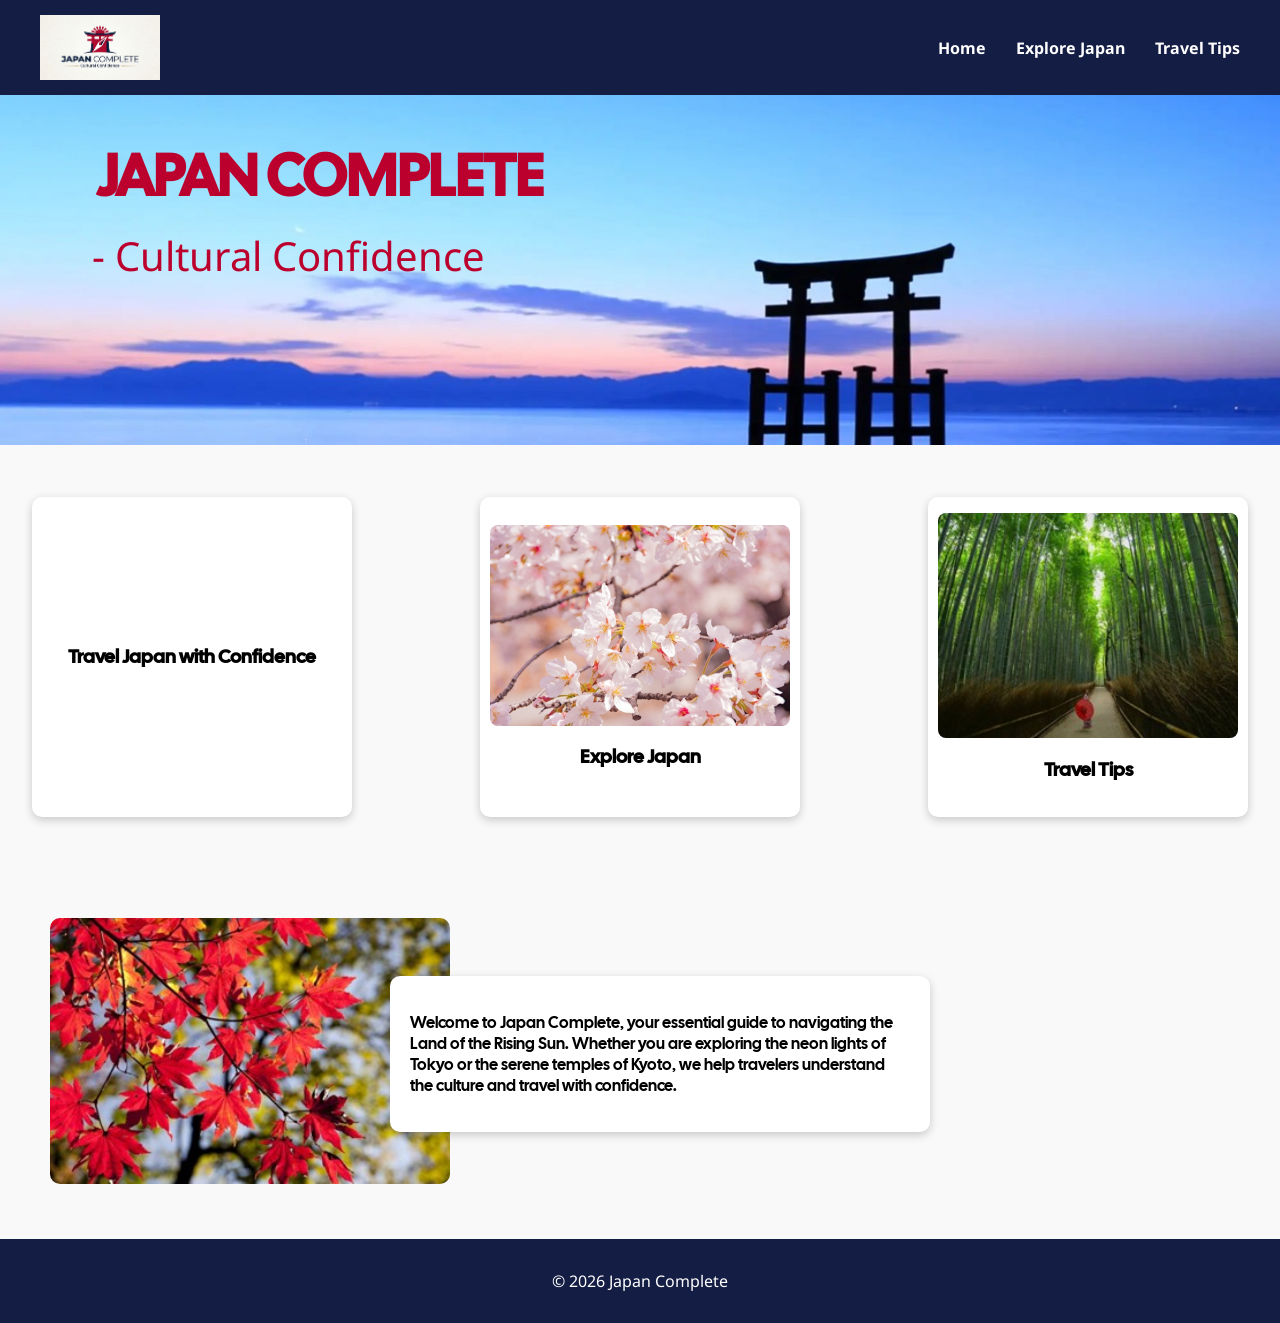
<file: index.html>
<!DOCTYPE html>
<html lang="en">
<head>
<meta charset="UTF-8">
<meta name="viewport" content="width=device-width, initial-scale=1.0">
<title>Japan Complete</title>
<link rel="stylesheet" href="styles/style_home.css">
</head>

<body>

<header>
    <img class="logo" src="image/logo.png" alt="Japan Complete Logo">

    <nav>
        <ul>
            <li><a href="index.html">Home</a></li>
            <li><a href="page1.html">Explore Japan</a></li>
            <li><a href="page2.html">Travel Tips</a></li>
        </ul>
    </nav>
</header>

<main>

<!-- hero -->
<section class="hero">
    <h1>JAPAN COMPLETE</h1>
    <p class="tagline">- Cultural Confidence </p>
</section>

<!-- feature cards -->
<section class="features">

<div class="card">
<h3>Travel Japan with Confidence</h3>
</div>

<div class="card">
<img src="image/img1.jpg" alt="Explore Japan">
<h3>Explore Japan</h3>
</div>

<div class="card">
<img src="image/img2.jpg" alt="Travel Tips">
<h3>Travel Tips</h3>
</div>

</section>

<!-- image and text section -->
<section class="info">

<div class="info-img">
<img src="image/img3.jpg" alt="Japan landscape">
</div>

<div class="info-text">
<p>
Welcome to Japan Complete, your essential guide to navigating the Land of the Rising Sun.
Whether you are exploring the neon lights of Tokyo or the serene temples of Kyoto,
we help travelers understand the culture and travel with confidence.
</p>
</div>

</section>

</main>

<footer>
<p>© 2026 Japan Complete</p>
</footer>

</body>
</html>
</file>
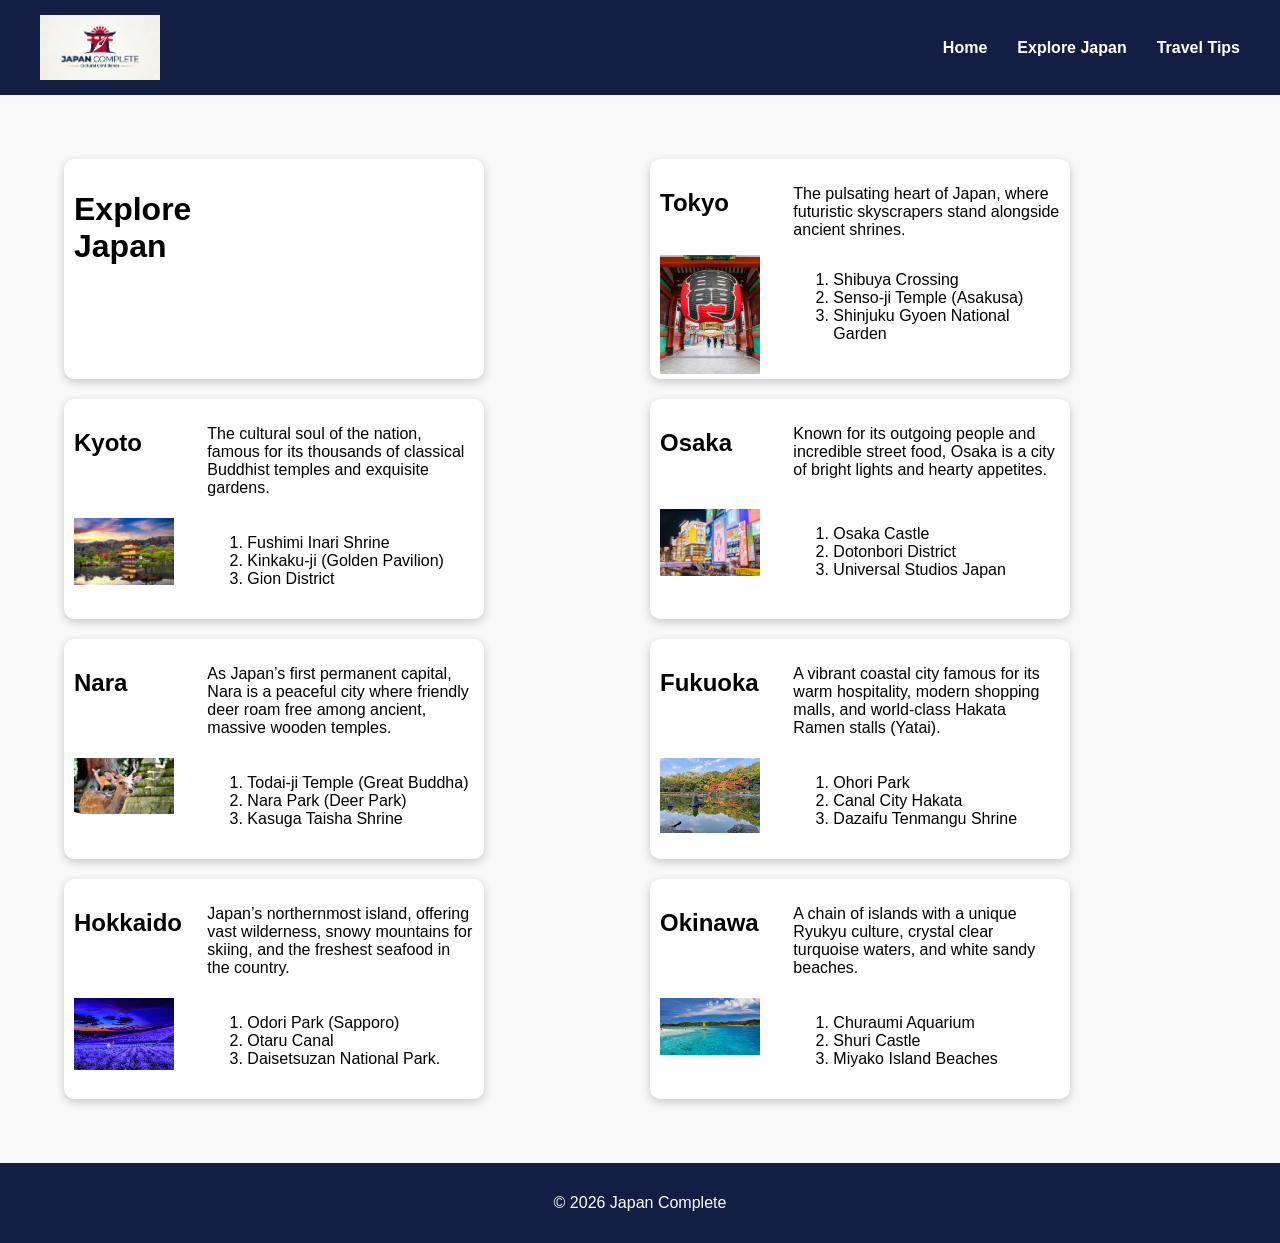
<file: page1.html>
<!DOCTYPE html>
<html lang="en">
<head>
<meta charset="UTF-8">
<meta name="viewport" content="width=device-width, initial-scale=1.0">
<title>Japan Complete</title>
<link rel="stylesheet" href="styles/style_page1.css">
</head>

<body>

<header>
    <img class="logo" src="image/logo.png" alt="Japan Complete Logo">

    <nav>
        <ul>
            <li><a href="index.html">Home</a></li>
            <li><a href="page1.html">Explore Japan</a></li>
            <li><a href="page2.html">Travel Tips</a></li>
        </ul>
    </nav>
</header>

<main>
<div class="card">
        <h1>Explore Japan</h1>
</div>

<div class="card">
    <h2>Tokyo</h2>
    <img src="image/lantern.jpg" width="100">
    <p>The pulsating heart of Japan, where futuristic skyscrapers stand alongside ancient shrines.</p>
    <ol>
        <li>Shibuya Crossing</li>
        <li>Senso-ji Temple (Asakusa)</li>
        <li>Shinjuku Gyoen National Garden</li>
    </ol>  
 </div>


 <div class="card">
    <h2>Kyoto</h2>
    <img src="image/kyotoimg.jpg" width="100">
    <p>The cultural soul of the nation, famous for its thousands of classical Buddhist temples and exquisite gardens.</p>
    <ol>
        <li>Fushimi Inari Shrine</li>
        <li>Kinkaku-ji (Golden Pavilion)</li>
        <li>Gion District</li>
    </ol>  
 </div>

<div class="card">
    <h2>Osaka</h2>
    <img src="image/osakaimg.jpg" width="100">
    <p>Known for its outgoing people and incredible street food, Osaka is a city of bright lights and hearty appetites.</p>
    <ol>
        <li>Osaka Castle</li>
        <li>Dotonbori District</li>
        <li>Universal Studios Japan</li>
    </ol>  
 </div>


 <div class="card">
    <h2>Nara</h2>
    <img src="image/naraimg.jpg" width="100">
    <p>As Japan’s first permanent capital, Nara is a peaceful city where friendly deer roam free among ancient, massive wooden temples.</p>
    <ol>
        <li>Todai-ji Temple (Great Buddha)</li>
        <li>Nara Park (Deer Park)</li>
        <li>Kasuga Taisha Shrine</li>
    </ol>  
 </div>


 <div class="card">
    <h2>Fukuoka</h2>
    <img src="image/fukuokaimg.jpg" width="100">
    <p>A vibrant coastal city famous for its warm hospitality, modern shopping malls, and world-class Hakata Ramen stalls (Yatai).</p>
    <ol>
        <li>Ohori Park</li>
        <li>Canal City Hakata</li>
        <li>Dazaifu Tenmangu Shrine</li>
    </ol>  
 </div>


 <div class="card">
    <h2>Hokkaido</h2>
    <img src="image/hokkaidoimg.png" width="100">
    <p>Japan’s northernmost island, offering vast wilderness, snowy mountains for skiing, and the freshest seafood in the country.</p>
    <ol>
        <li>Odori Park (Sapporo)</li>
        <li>Otaru Canal</li>
        <li>Daisetsuzan National Park.</li>
    </ol>  
 </div>


 <div class="card">
    <h2>Okinawa</h2>
    <img src="image/okinawaimg.jpg" width="100">
    <p>A chain of islands with a unique Ryukyu culture, crystal clear turquoise waters, and white sandy beaches.</p>
    <ol>
        <li>Churaumi Aquarium</li>
        <li>Shuri Castle</li>
        <li>Miyako Island Beaches</li>
    </ol>  
 </div>

</main>


<footer>
<p>© 2026 Japan Complete</p>
</footer>

</body>
</html>
</file>
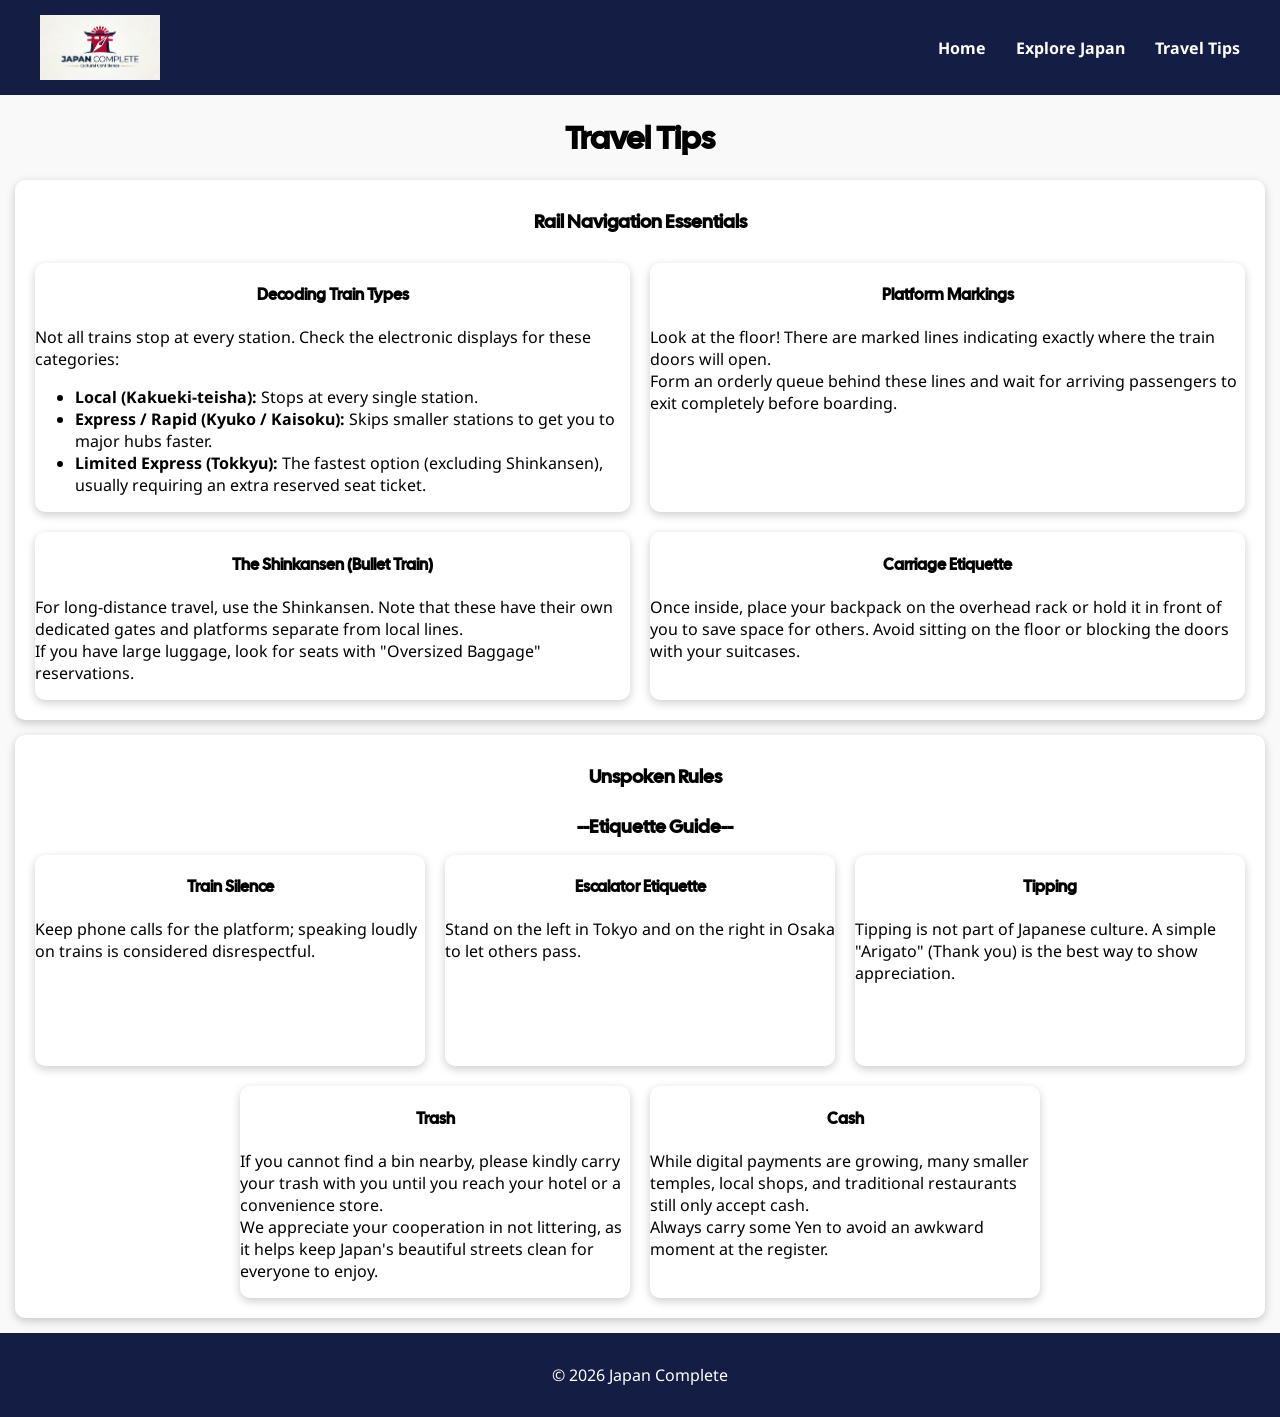
<file: page2.html>
<!DOCTYPE html>
<html lang="en">

<head>
    <meta charset="UTF-8">
    <meta name="viewport" content="width=device-width, initial-scale=1.0">
    <title>Travel Tips - Japan Complete</title>
    <link rel="stylesheet" href="styles/style_page2.css">
</head>

<body>
    <header>
        <img class="logo" src="image/logo.png" alt="Japan Complete Logo">

        <nav>
            <ul>
                <li><a href="/index.html">Home</a></li>
                <li><a href="/page1.html">Explore Japan</a></li>
                <li><a href="/page2.html">Travel Tips</a></li>
            </ul>
        </nav>
    </header>

    <main>
        <h1>Travel Tips</h1>
        <div class="card1">
            <h3 class="title1">Rail Navigation Essentials</h3>
            <div class="subcard">
                <h4>Decoding Train Types</h4>
                <div>
                    <p>
                        Not all trains stop at every station. Check the electronic displays for these categories:
                    </p>
                    <ul>
                        <li><b>Local (Kakueki-teisha):</b> Stops at every single station. </li>
                        <li><b>Express / Rapid (Kyuko / Kaisoku):</b> Skips smaller stations to get you to major hubs
                            faster.
                        </li>
                        <li><b>Limited Express (Tokkyu):</b> The fastest option (excluding Shinkansen), usually
                            requiring an
                            extra reserved seat ticket.</li>
                    </ul>
                </div>
            </div>
            <div class="subcard">
                <h4>Platform Markings</h4>
                <p>
                    Look at the floor! There are marked lines indicating exactly where the train doors will open.
                    <br>
                    Form an orderly queue behind these lines and wait for arriving passengers to exit completely before
                    boarding.
                </p>
            </div>
            <div class="subcard">
                <h4>The Shinkansen (Bullet Train)</h4>
                <p>
                    For long-distance travel, use the Shinkansen. Note that these have their own dedicated gates and
                    platforms separate from local lines.
                    <br>
                    If you have large luggage, look for seats with "Oversized Baggage" reservations.
                </p>
            </div>
            <div class="subcard">
                <h4>Carriage Etiquette</h4>
                <p>
                    Once inside, place your backpack on the overhead rack or hold it in front of you to save space for
                    others. Avoid sitting on the floor or blocking the doors with your suitcases.
                </p>
            </div>
        </div>
        <div class="card2">
            <h3 class="title2">Unspoken Rules</h3>
            <h3 class="subtitle2">--Etiquette Guide--</h3>
            <div class="subcard subcard1">
                <h4>Train Silence</h4>
                <p>
                    Keep phone calls for the platform; speaking loudly on trains is considered disrespectful.
                </p>
            </div>
            <div class="subcard subcard2">
                <h4>Escalator Etiquette</h4>
                <p>
                    Stand on the left in Tokyo and on the right in Osaka to let others pass.
                </p>
            </div>
            <div class="subcard subcard3">
                <h4>Tipping</h4>
                <p>
                    Tipping is not part of Japanese culture. A simple "Arigato" (Thank you) is the best way to show
                    appreciation.
                </p>
            </div>
            <div class="subcard subcard4">
                <h4>Trash</h4>
                <p>
                    If you cannot find a bin nearby, please kindly carry your trash with you until you reach your hotel or a
                    convenience store.
                    <br>
                    We appreciate your cooperation in not littering, as it helps keep Japan's beautiful streets clean for
                    everyone to enjoy.
                </p>
            </div>
            <div class="subcard subcard5">
                <h4>Cash</h4>
                <p>
                    While digital payments are growing, many smaller temples, local shops, and traditional restaurants still
                    only accept cash.
                <br>
                Always carry some Yen to avoid an awkward moment at the register.
            </p>
        </div>
    </main>

    <footer>
        <p>© 2026 Japan Complete</p>
    </footer>
</body>

</html>
</file>
<file: styles/style_home.css>
@import url('https://fonts.googleapis.com/css2?family=Noto+Sans:wght@400;600&display=swap');
@import url('https://fonts.googleapis.com/css2?family=Cal+Sans&display=swap');
body{
margin:0;
font-family: 'Noto Sans', sans-serif;
background:#F9F9F9;
}
h1, h2, h3, h4{
font-family: 'Cal Sans', sans-serif;
}

/* header section */

header{
display:flex;
justify-content:space-between;
align-items:center;
padding:15px 40px;
background:#141D44;
}

.logo{
width:120px;
}

nav ul{
display:flex;
list-style:none;
gap:30px;
margin:0px;
}

nav a{
color:white;
text-decoration:none;
font-weight:bold;
}

/* hero section */

.hero{
background-image:url("../image/hero-img.jpg");
background-size:cover;
background-position:center;
height:350px;

display:flex;
flex-direction:column;
justify-content:center;
align-items:center;

color:white;
text-align:center;
}

.hero h1{
font-size:57px;
margin-left:-50%;
margin-bottom: -2%;
color:#BC002D;
}

.tagline{
font-size:40px;
color:#BC002D;
margin-left:-55%;
margin-bottom:13% ;
}

/* feature cards section */

.features{
display:flex;
justify-content:center;
gap:10%;
padding:4% 0%;
}

.card{
width:300px;
height:300px;
background:white;
border-radius:10px;
box-shadow:0 3px 10px rgba(0,0,0,0.2);

display:flex;
flex-direction:column;
justify-content:center;
align-items:center;
text-align:center;
padding:10px;
}

.card img{
width:100%;
border-radius:8px;
}

/* information section */

.info{
display:flex;
align-items:center;
gap:40px;
padding:50px;
position:relative;
}

.info-img img{
width:400px;
border-radius:10px;
}

.info-text{
background:white;
padding:20px;
border-radius:10px;
max-width:500px;
box-shadow:0 3px 10px rgba(0,0,0,0.2);
/* Adjust the margin to overlap the image */
margin-left:-100px;   
position:relative;
z-index:1;
font-family: 'Cal Sans', sans-serif;
}

/* footer section */

footer{
background:#141D44;
color:white;
text-align:center;
padding:15px;
}
</file>
<file: styles/style_page1.css>
body{
margin:0;
font-family: Arial, sans-serif;
background:#F9F9F9;
}

/* header section */

header{
display:flex;
justify-content:space-between;
align-items:center;
padding:15px 40px;
background:#141D44;
}

.logo{
width:120px;
}

nav ul{
display:flex;
list-style:none;
gap:30px;
margin:0;
}

nav a{
color:white;
text-decoration:none;
font-weight:bold;
}

main {
    display: grid;
    grid-template-columns: 1fr 1fr;
    gap: 20px;
    padding: 5%;
}

.tagline{
font-size:30px;
color:#BC002D;
margin-left:-450px;
margin-bottom:200px ;
}

/* feature cards section */

.features{
display:flex;
justify-content:center;
gap:40px;
padding:50px 20px;
}

.card{
width:400px;
height:200px;
background:white;
border-radius:10px;
box-shadow:0 3px 10px rgba(0,0,0,0.2);

display:grid;
padding:10px;
grid-template-columns: 1fr 2fr;
}

.card h2 {
grid-column: 1 / 2;
}
.card img{
grid-column: 1 / 2;
}
.card p{
    grid-column: 2 / 3;
    grid-row: 1 / 2;
}

.card ol {
    grid-column: 2 / 3;
    grid-row: 2 / 3
}

/* information section */

.info{
display:flex;
align-items:center;
gap:40px;
padding:50px;
}

.info-img img{
width:400px;
border-radius:10px;
}

.info-text{
background:white;
padding:20px;
border-radius:10px;
max-width:500px;
box-shadow:0 3px 10px rgba(0,0,0,0.2);
}

/* footer section */

footer{
background:#141D44;
color:white;
text-align:center;
padding:15px;
}
</file>
<file: styles/style_page2.css>
@import url('https://fonts.googleapis.com/css2?family=Noto+Sans:wght@400;600&display=swap');
@import url('https://fonts.googleapis.com/css2?family=Cal+Sans&display=swap');
body{
margin:0;
font-family: 'Noto Sans', sans-serif;
background:#F9F9F9;
}
h1, h2, h3, h4{
font-family: 'Cal Sans', sans-serif;
}

/* header section */

header{
display:flex;
justify-content:space-between;
align-items:center;
padding:15px 40px;
background:#141D44;
}

.logo{
width:120px;
}

nav ul{
display:flex;
list-style:none;
gap:30px;
margin:0px;
}

nav a{
color:white;
text-decoration:none;
font-weight:bold;
}

/* hero section */

.hero{
background-image:url("../image/hero-img.jpg");
background-size:cover;
background-position:center;
height:350px;

display:flex;
flex-direction:column;
justify-content:center;
align-items:center;

color:white;
text-align:center;
}

.hero h1{
font-size:57px;
margin-left:-50%;
margin-bottom: -2%;
color:#BC002D;
}

.tagline{
font-size:40px;
color:#BC002D;
margin-left:-55%;
margin-bottom:13% ;
}

/* feature cards section */

.features{
display:flex;
justify-content:center;
gap:10%;
padding:4% 0%;
}

.card{
width:300px;
height:300px;
background:white;
border-radius:10px;
box-shadow:0 3px 10px rgba(0,0,0,0.2);

display:flex;
flex-direction:column;
justify-content:center;
align-items:center;
text-align:center;
padding:10px;
}

.card img{
width:100%;
border-radius:8px;
}

/* information section */

.info{
display:flex;
align-items:center;
gap:40px;
padding:50px;
position:relative;
}

.info-img img{
width:400px;
border-radius:10px;
}

.info-text{
background:white;
padding:20px;
border-radius:10px;
max-width:500px;
box-shadow:0 3px 10px rgba(0,0,0,0.2);
/* Adjust the margin to overlap the image */
margin-left:-100px;   
position:relative;
z-index:1;
font-family: 'Cal Sans', sans-serif;
}

/* footer section */

footer{
background:#141D44;
color:white;
text-align:center;
padding:15px;
}

.card1, .card2{
background:white;
border-radius:10px;
box-shadow:0 3px 10px rgba(0,0,0,0.2);

display:grid;
padding:10px;
margin:15px;
}

.title1{
grid-column: 1 / 3;
}

.title2{
grid-column: 1 / 6;
grid-row: 1 / 2;
}

.subtitle2{
grid-column: 1 / 6;
grid-row: 2 / 3;
}

.subcard{
background:white;
border-radius:10px;
box-shadow:0 3px 10px rgba(0,0,0,0.2);
margin: 10px;
}

.card1{
grid-template-columns: 1fr 1fr;
}

.card2{
grid-template-columns: 1fr 1fr 1fr 1fr 1fr 1fr;
grid-template-rows: 50px 50px 1fr 1fr;
}

.subcard1{
grid-column: 1 / 3;
grid-row: 3/4;
}

.subcard2{
grid-column: 3 / 5;
grid-row: 3/4;
}

.subcard3{
grid-column: 5 / 7;
grid-row: 3/4;
}

.subcard4{
grid-column: 2 / 4;
grid-row: 4/5;
}

.subcard5{
grid-column: 4 / 6;
grid-row: 4/5;
}

h1, h3, h4{
    text-align: center;
}

.title2, .subtitle2{
    margin-left: 235px;
}
</file>
